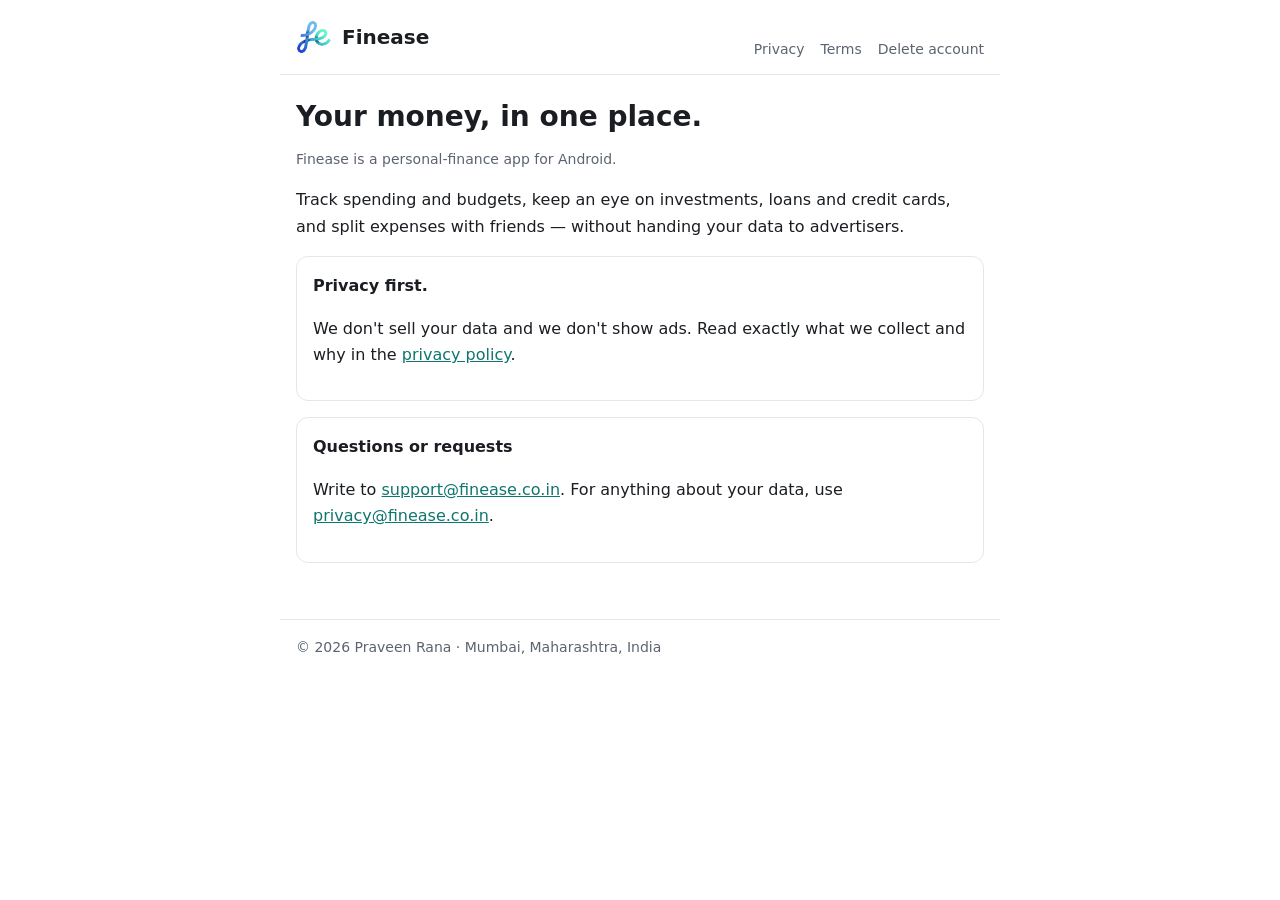
<file: index.html>
<!doctype html>
<html lang="en">
<head>
<meta charset="utf-8">
<meta name="viewport" content="width=device-width, initial-scale=1">
<title>Finease — your money, in one place</title>
<meta name="description" content="Finease is a personal-finance app for tracking spending, budgets, investments, loans and shared expenses.">
<link rel="icon" href="favicon-48.png" sizes="48x48" type="image/png">
<link rel="apple-touch-icon" href="favicon-192.png">
<meta name="theme-color" content="#0B1220">
<link rel="stylesheet" href="style.css">
</head>
<body>
<header>
  <a class="brand" href="index.html"><img src="logo-mark.png" alt="" width="36" height="34"><span>Finease</span></a>
  <nav><a href="privacy.html">Privacy</a><a href="terms.html">Terms</a><a href="delete-account.html">Delete account</a></nav>
</header>
<main>
  <h1>Your money, in one place.</h1>
  <p class="muted">Finease is a personal-finance app for Android.</p>
  <p>Track spending and budgets, keep an eye on investments, loans and credit cards, and split expenses with friends — without handing your data to advertisers.</p>
  <div class="card">
    <strong>Privacy first.</strong>
    <p>We don't sell your data and we don't show ads. Read exactly what we collect and why in the <a href="privacy.html">privacy policy</a>.</p>
  </div>
  <div class="card">
    <strong>Questions or requests</strong>
    <p>Write to <a href="mailto:support@finease.co.in">support@finease.co.in</a>. For anything about your data, use <a href="mailto:privacy@finease.co.in">privacy@finease.co.in</a>.</p>
  </div>
</main>
<footer>© 2026 Praveen Rana · Mumbai, Maharashtra, India</footer>
</body>
</html>
</file>
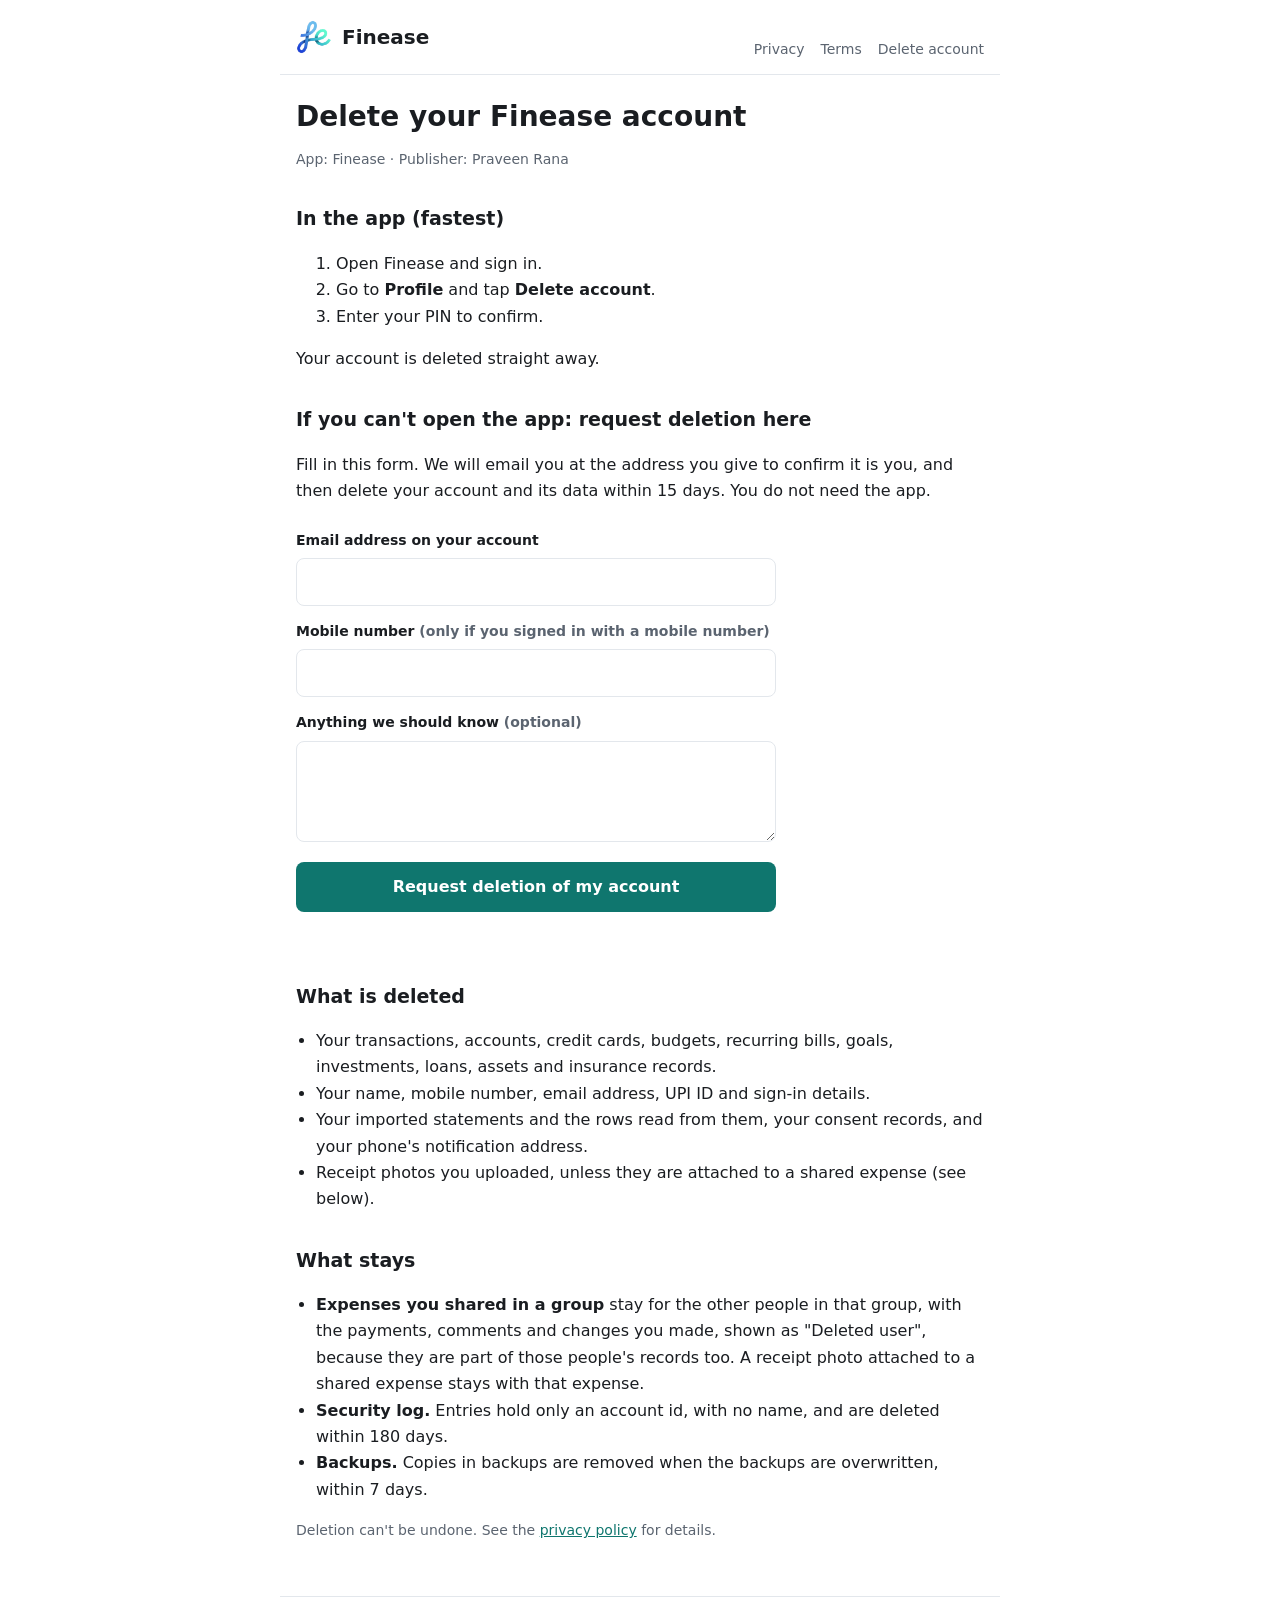
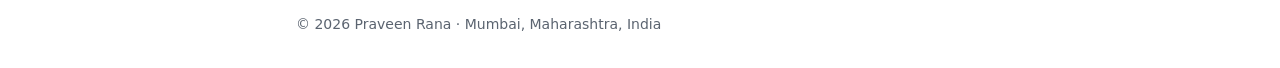
<file: delete-account.html>
<!doctype html>
<html lang="en">
<head>
<meta charset="utf-8">
<meta name="viewport" content="width=device-width, initial-scale=1">
<title>Delete your Finease account</title>
<meta name="description" content="How to delete your Finease account and the data stored with it.">
<link rel="icon" href="favicon-48.png" sizes="48x48" type="image/png">
<link rel="apple-touch-icon" href="favicon-192.png">
<meta name="theme-color" content="#0B1220">
<link rel="stylesheet" href="style.css">
</head>
<body>
<header>
  <a class="brand" href="index.html"><img src="logo-mark.png" alt="" width="36" height="34"><span>Finease</span></a>
  <nav><a href="privacy.html">Privacy</a><a href="terms.html">Terms</a><a href="delete-account.html">Delete account</a></nav>
</header>
<main>
  <h1>Delete your Finease account</h1>
  <p class="muted">App: Finease · Publisher: Praveen Rana</p>

  <h2>In the app (fastest)</h2>
  <ol>
    <li>Open Finease and sign in.</li>
    <li>Go to <strong>Profile</strong> and tap <strong>Delete account</strong>.</li>
    <li>Enter your PIN to confirm.</li>
  </ol>
  <p>Your account is deleted straight away.</p>

  <h2>If you can't open the app: request deletion here</h2>
  <p>Fill in this form. We will email you at the address you give to confirm it is you, and then delete your account and its data within 15 days. You do not need the app.</p>
  <form id="del-form" class="del-form" novalidate>
    <label for="del-email">Email address on your account</label>
    <input type="email" id="del-email" name="email" required maxlength="254" autocomplete="email" inputmode="email">
    <label for="del-phone">Mobile number <span class="muted">(only if you signed in with a mobile number)</span></label>
    <input type="tel" id="del-phone" name="phone" maxlength="20" autocomplete="tel" inputmode="tel">
    <label for="del-note">Anything we should know <span class="muted">(optional)</span></label>
    <textarea id="del-note" name="note" maxlength="500" rows="3"></textarea>
    <div class="del-trap" aria-hidden="true"><label for="del-website">Leave this empty</label><input type="text" id="del-website" name="website" tabindex="-1" autocomplete="off"></div>
    <button type="submit" id="del-send">Request deletion of my account</button>
    <p id="del-msg" role="status" aria-live="polite"></p>
  </form>
  <noscript><p>This form needs JavaScript. You can also email <a href="mailto:support@finease.co.in?subject=Delete%20my%20Finease%20account">support@finease.co.in</a> from the address on your account.</p></noscript>
  <script>
  (function () {
    var form = document.getElementById('del-form');
    var msg = document.getElementById('del-msg');
    var btn = document.getElementById('del-send');
    form.addEventListener('submit', function (e) {
      e.preventDefault();
      var email = document.getElementById('del-email').value.trim();
      if (!email || email.indexOf('@') < 1) { msg.className = 'del-bad'; msg.textContent = 'Please enter the email address on your account.'; return; }
      btn.disabled = true; msg.className = ''; msg.textContent = 'Sending...';
      fetch('https://api.finease.co.in/public/deletion-request', {
        method: 'POST',
        headers: { 'Content-Type': 'application/json' },
        body: JSON.stringify({
          email: email,
          phone: document.getElementById('del-phone').value.trim() || undefined,
          note: document.getElementById('del-note').value.trim() || undefined,
          website: document.getElementById('del-website').value
        })
      }).then(function (r) {
        return r.json().catch(function () { return {}; }).then(function (j) { return { ok: r.ok, body: j }; });
      }).then(function (res) {
        if (res.ok) { form.reset(); msg.className = 'del-ok'; msg.textContent = 'Request received. We will email you to confirm it is you, then delete your account within 15 days.'; }
        else { btn.disabled = false; msg.className = 'del-bad'; msg.textContent = (res.body && res.body.error) || 'Something went wrong. Please email support@finease.co.in instead.'; }
      }).catch(function () {
        btn.disabled = false; msg.className = 'del-bad'; msg.textContent = 'Could not send. Check your connection, or email support@finease.co.in instead.';
      });
    });
  })();
  </script>

  <h2>What is deleted</h2>
  <ul>
    <li>Your transactions, accounts, credit cards, budgets, recurring bills, goals, investments, loans, assets and insurance records.</li>
    <li>Your name, mobile number, email address, UPI ID and sign-in details.</li>
    <li>Your imported statements and the rows read from them, your consent records, and your phone's notification address.</li>
    <li>Receipt photos you uploaded, unless they are attached to a shared expense (see below).</li>
  </ul>

  <h2>What stays</h2>
  <ul>
    <li><strong>Expenses you shared in a group</strong> stay for the other people in that group, with the payments, comments and changes you made, shown as "Deleted user", because they are part of those people's records too. A receipt photo attached to a shared expense stays with that expense.</li>
    <li><strong>Security log.</strong> Entries hold only an account id, with no name, and are deleted within 180 days.</li>
    <li><strong>Backups.</strong> Copies in backups are removed when the backups are overwritten, within 7 days.</li>
  </ul>

  <p class="muted">Deletion can't be undone. See the <a href="privacy.html">privacy policy</a> for details.</p>
</main>
<footer>© 2026 Praveen Rana · Mumbai, Maharashtra, India</footer>
</body>
</html>
</file>
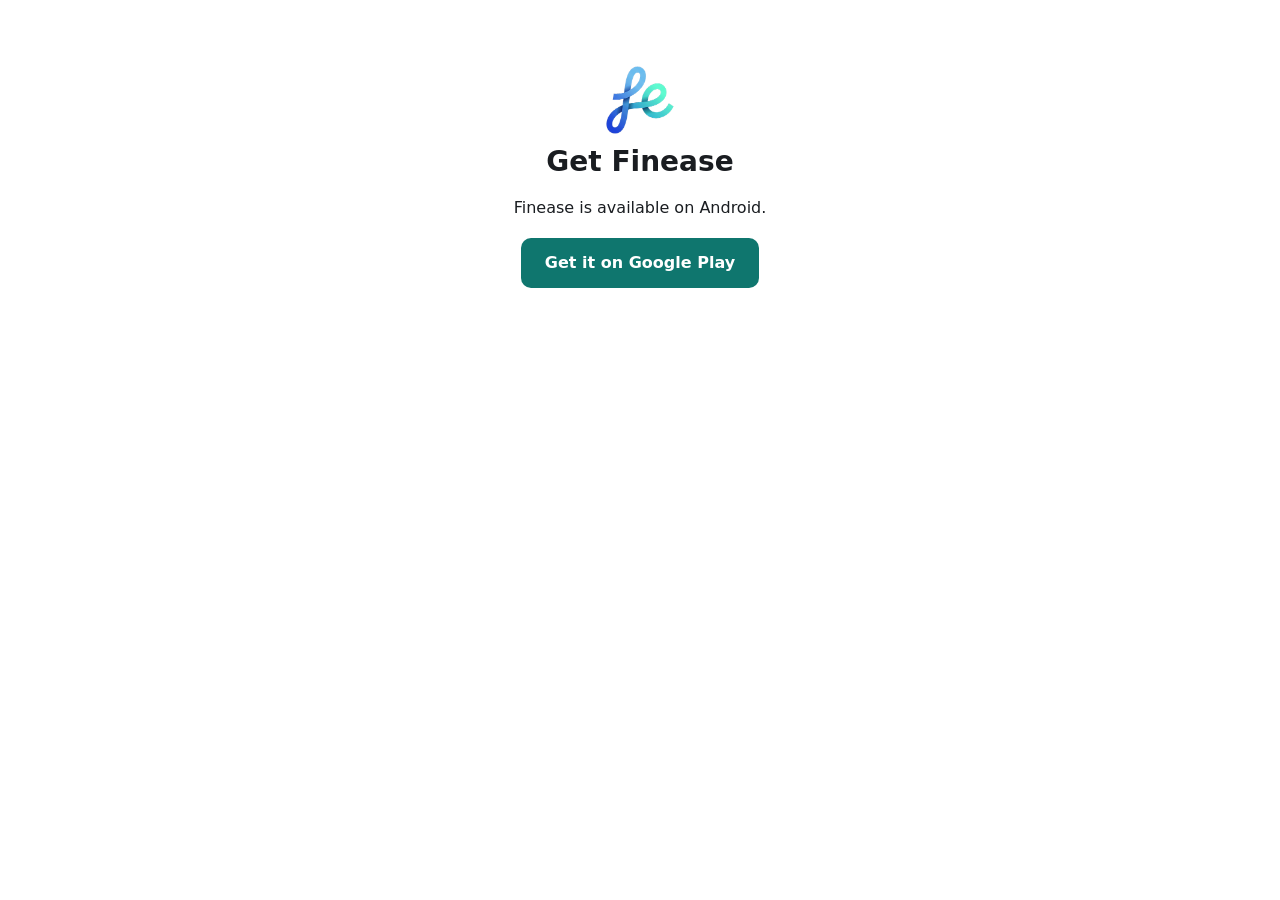
<file: download.html>
<!doctype html>
<html lang="en">
<head>
<meta charset="utf-8">
<meta name="viewport" content="width=device-width, initial-scale=1">
<title>Get Finease</title>
<meta name="robots" content="noindex">
<link rel="icon" href="favicon-48.png" sizes="48x48" type="image/png">
<link rel="stylesheet" href="style.css">
</head>
<body>
<main style="text-align:center;padding-top:64px">
  <img src="logo-mark.png" alt="Finease" width="72" height="72">
  <h1>Get Finease</h1>
  <p id="msg">Finease is available on Android.</p>
  <p><a id="go" href="https://play.google.com/store/apps/details?id=in.co.finease.app" style="display:inline-block;padding:12px 24px;border-radius:10px;background:var(--accent);color:#fff;text-decoration:none;font-weight:600">Get it on Google Play</a></p>
</main>
<script>
// Tag the Play install with where the visitor came from (?src=instagram) so Play Console can report it.
var src = (new URLSearchParams(location.search).get("src") || "website").replace(/[^a-z0-9_-]/gi, "").slice(0, 30);
var url = "https://play.google.com/store/apps/details?id=in.co.finease.app&referrer=" +
  encodeURIComponent("utm_source=" + src + "&utm_medium=link");
document.getElementById("go").href = url;
if (/android/i.test(navigator.userAgent)) {
  document.getElementById("msg").textContent = "Opening Google Play…";
  location.replace(url);
} else if (/iphone|ipad|ipod/i.test(navigator.userAgent)) {
  document.getElementById("msg").textContent = "Finease is Android only for now.";
}
</script>
</body>
</html>
</file>
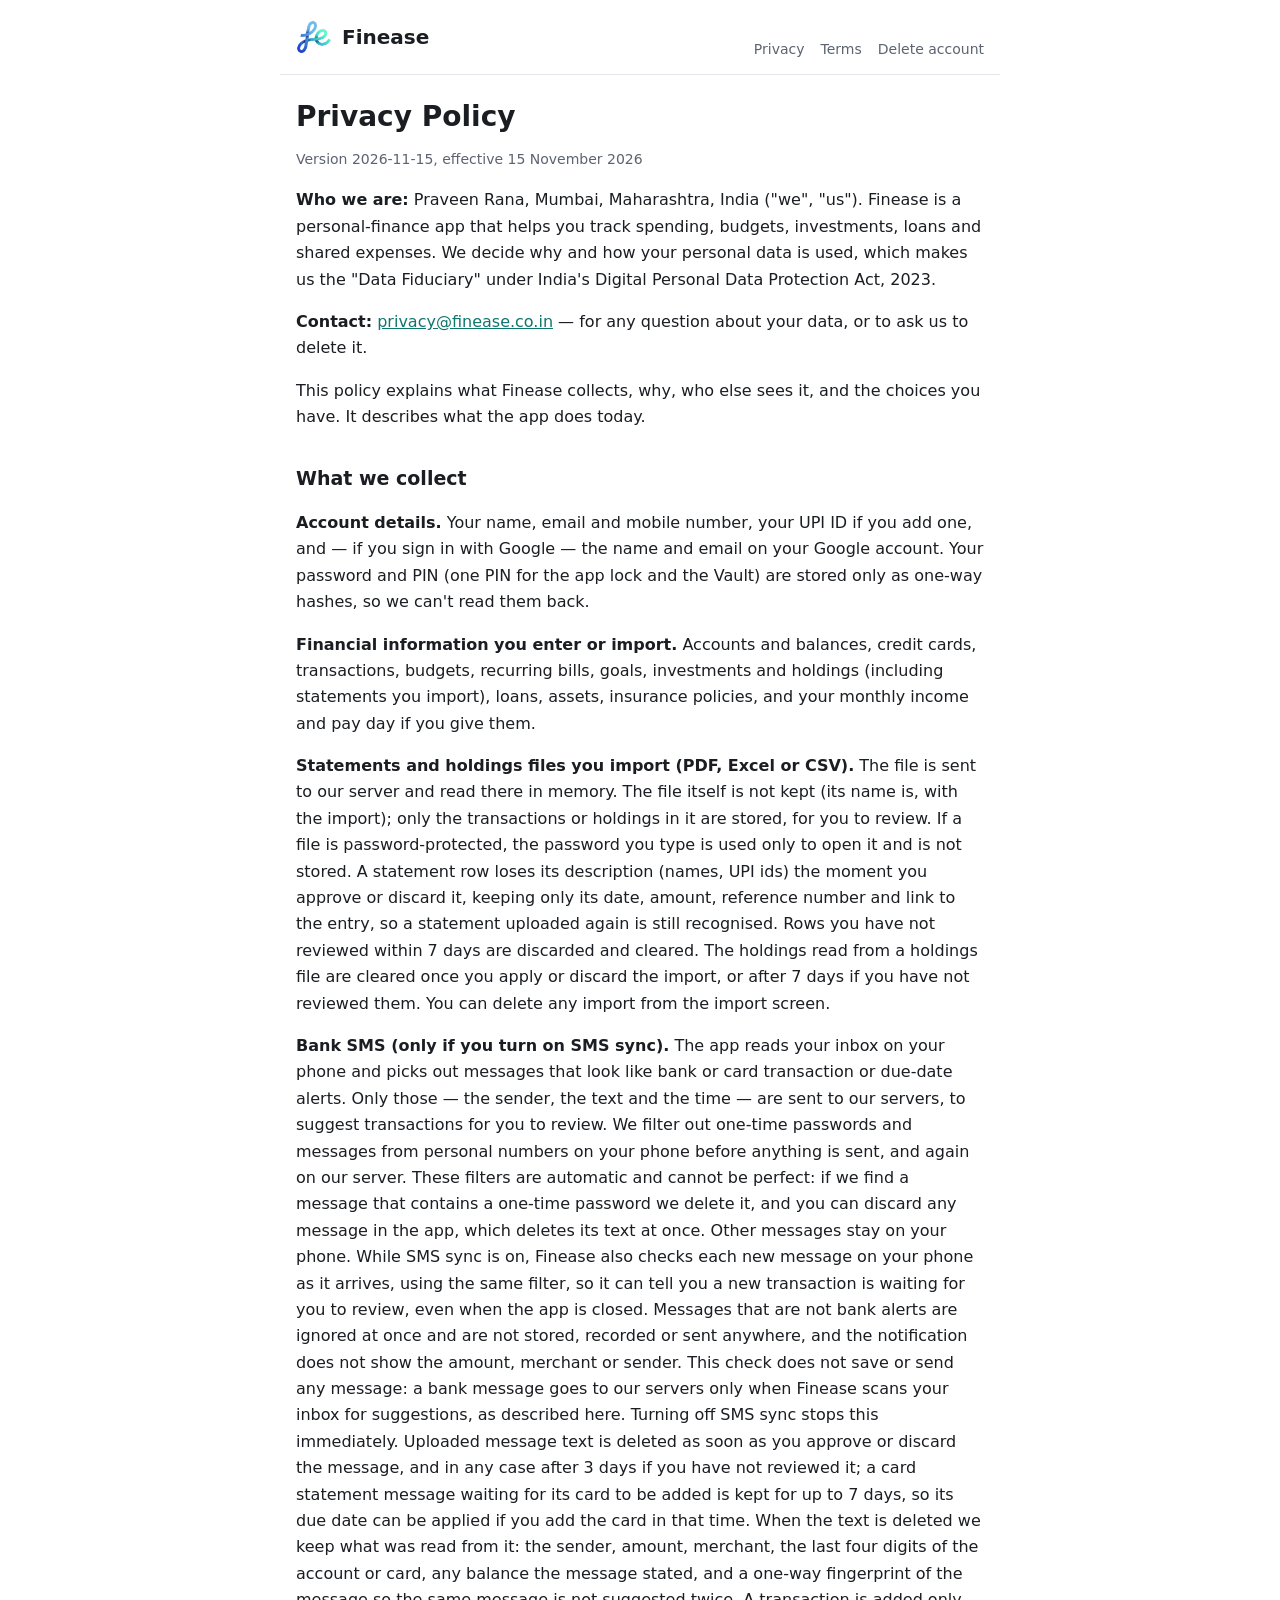
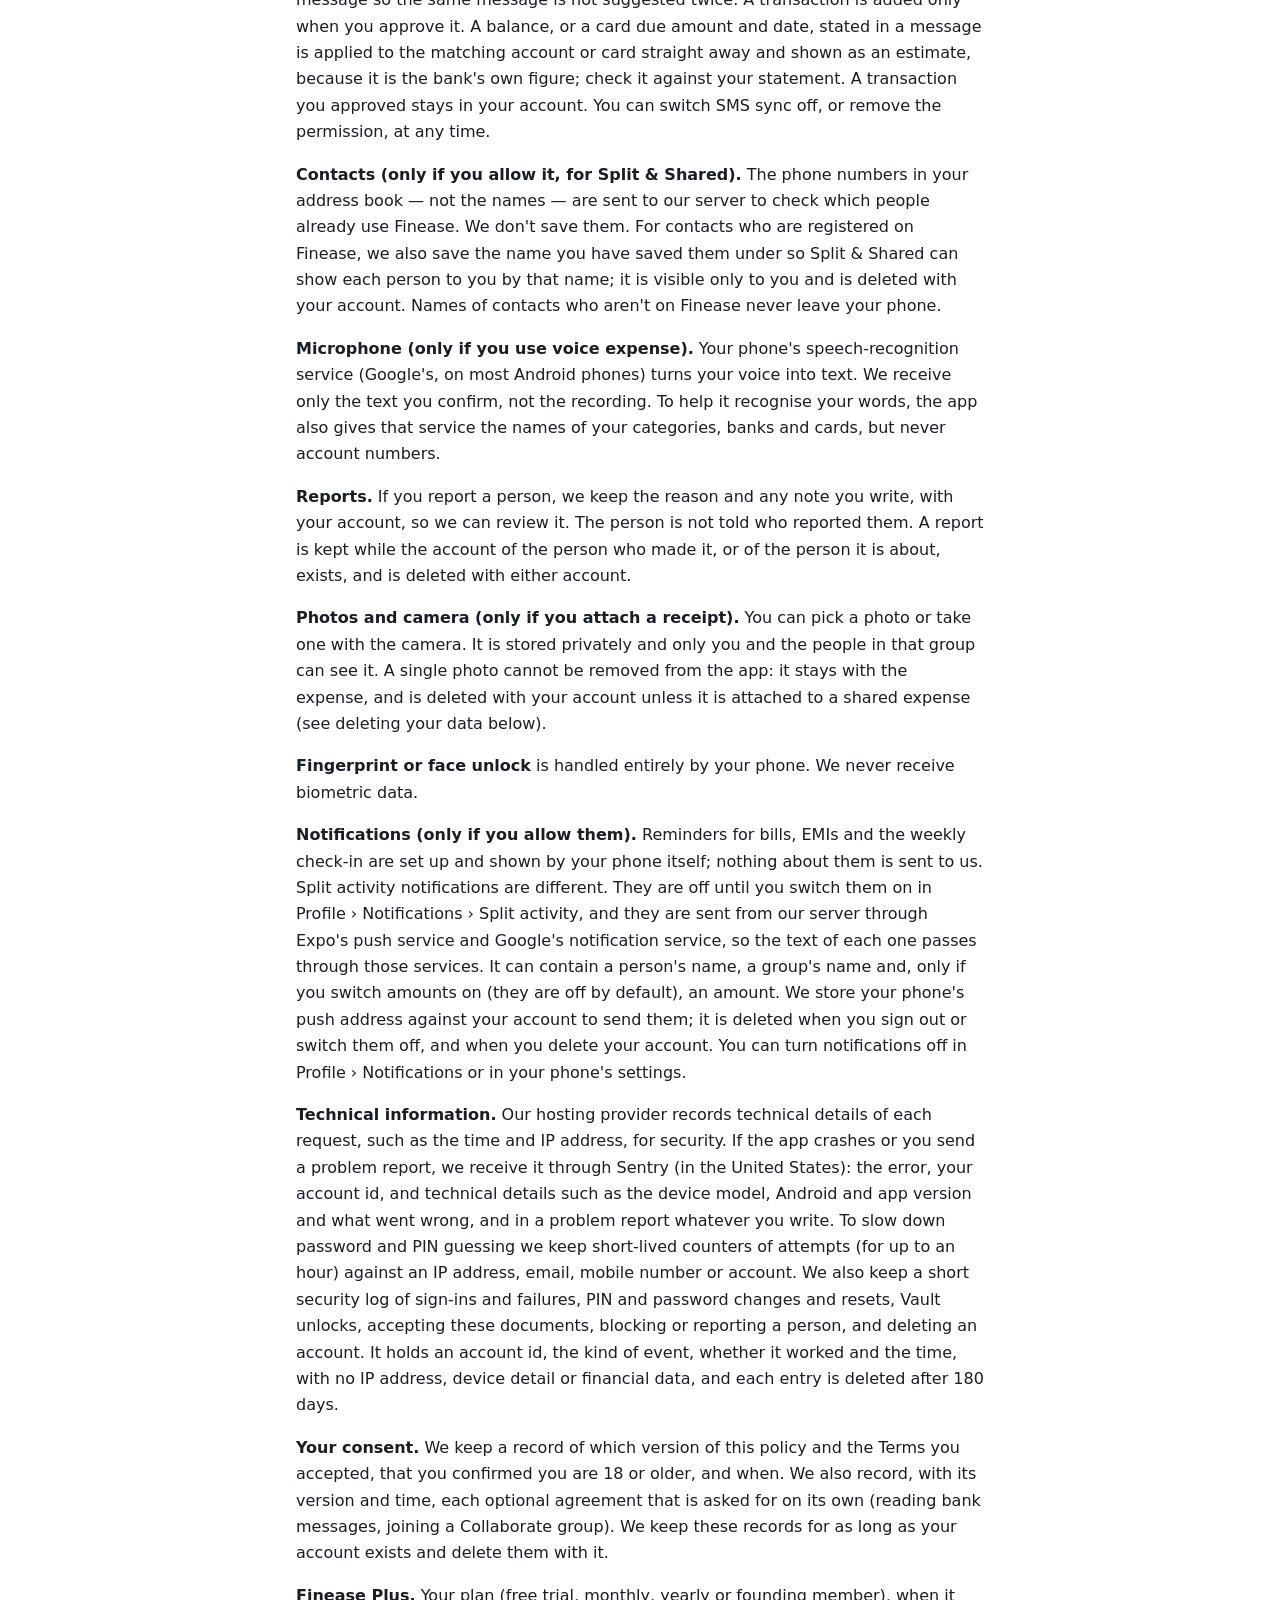
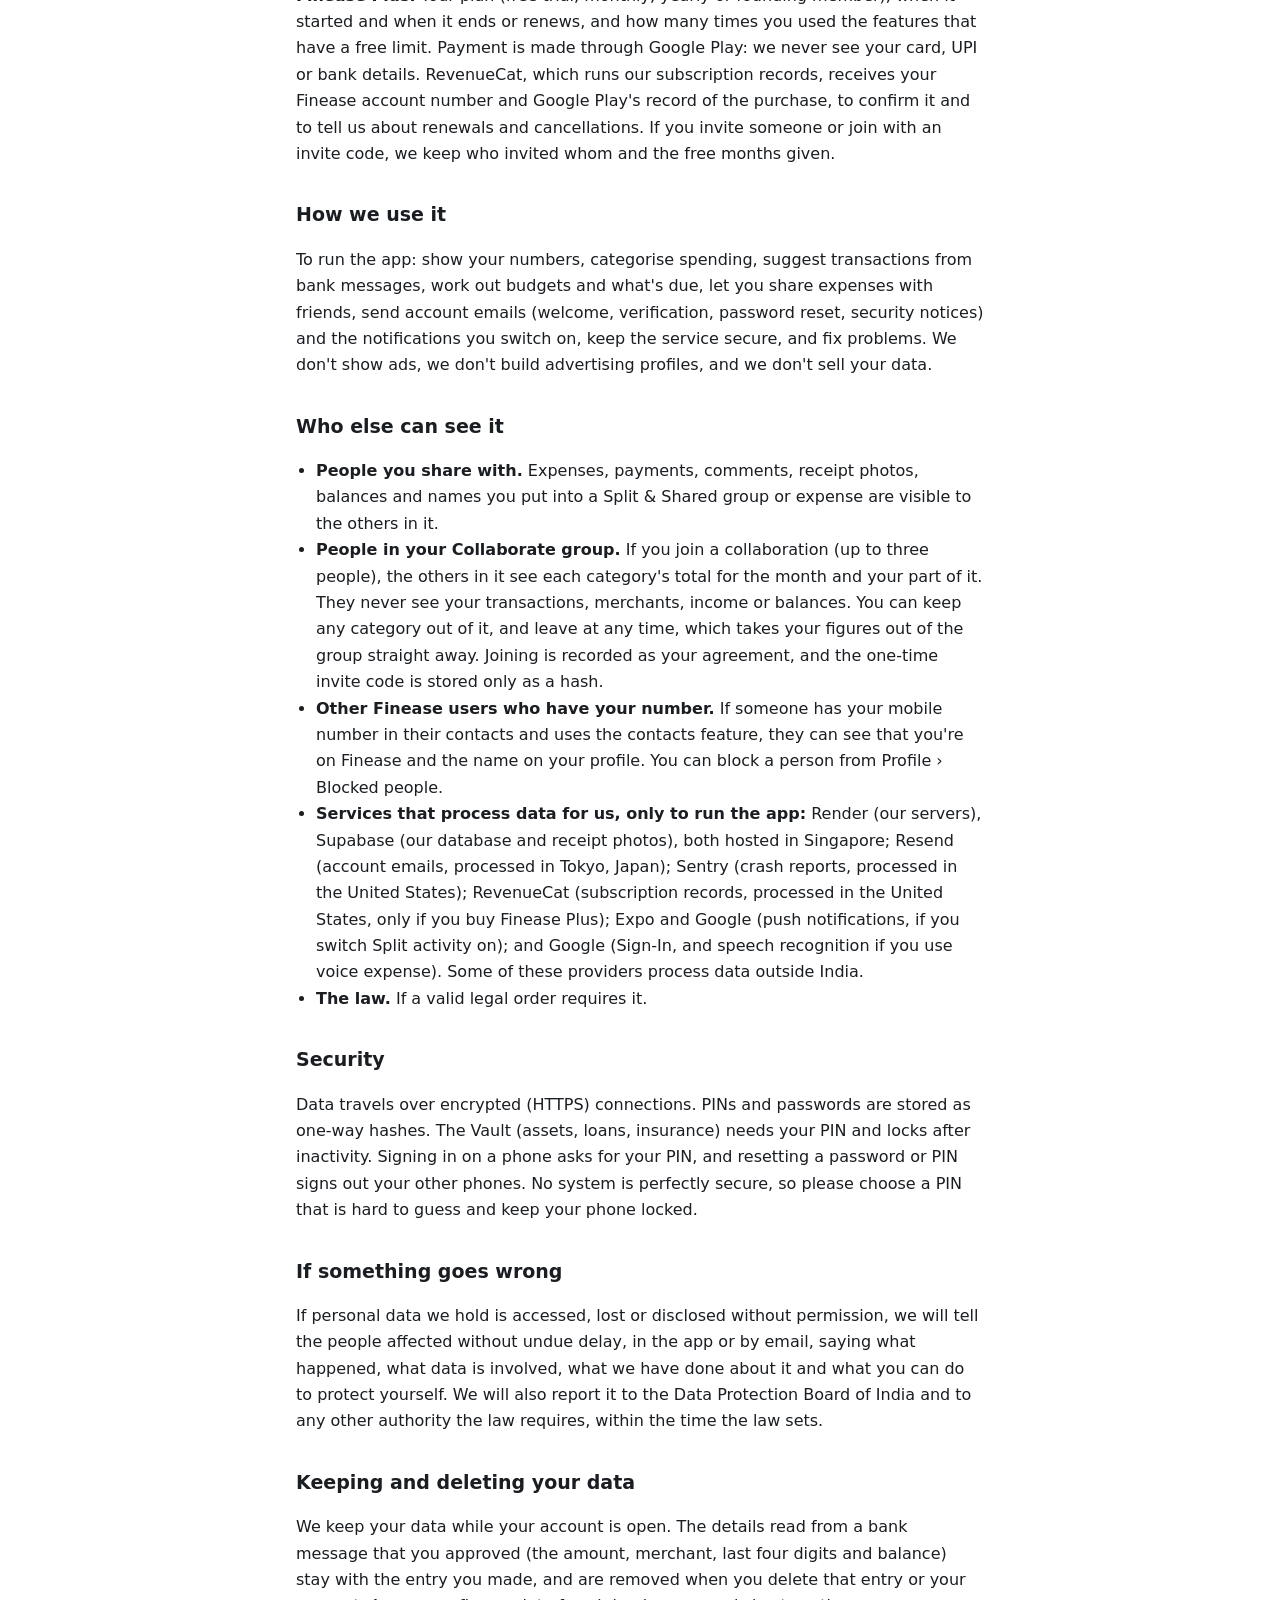
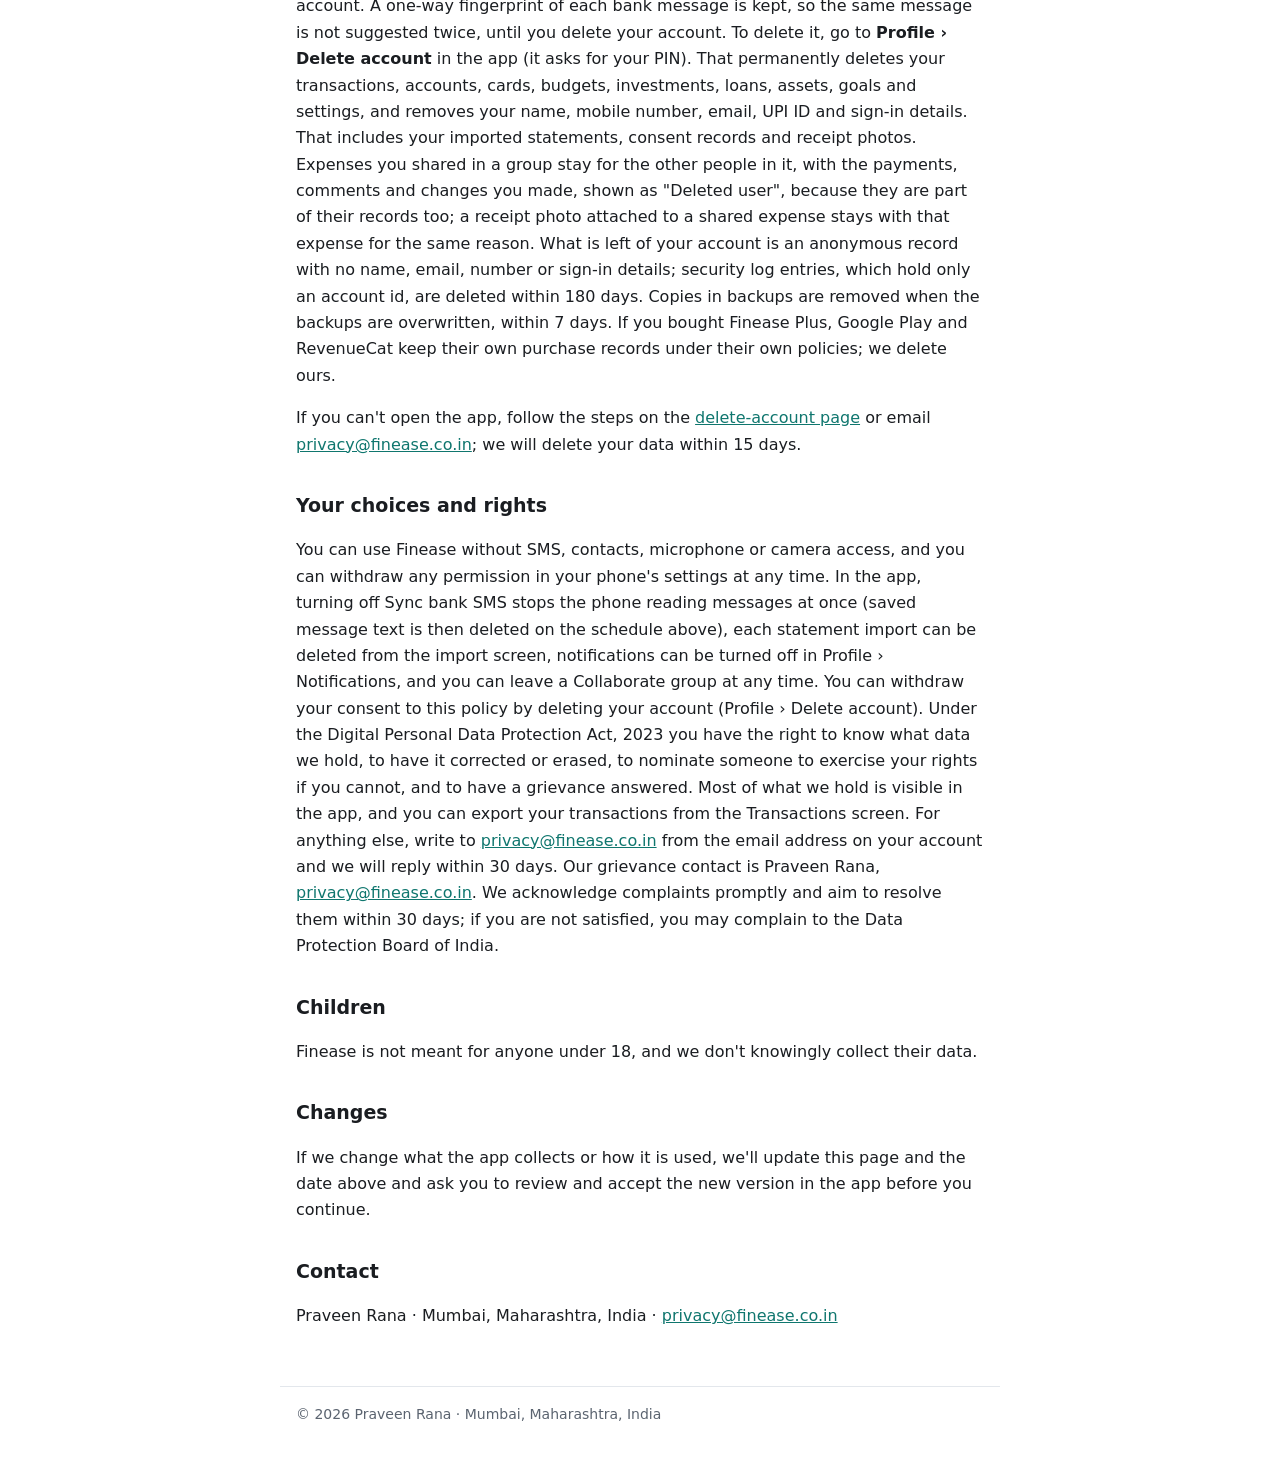
<file: privacy.html>
<!doctype html>
<html lang="en">
<head>
<meta charset="utf-8">
<meta name="viewport" content="width=device-width, initial-scale=1">
<title>Finease — Privacy Policy</title>
<meta name="description" content="What Finease collects, why, who else sees it, and the choices you have.">
<link rel="icon" href="favicon-48.png" sizes="48x48" type="image/png">
<link rel="apple-touch-icon" href="favicon-192.png">
<meta name="theme-color" content="#0B1220">
<link rel="stylesheet" href="style.css">
</head>
<body>
<header>
  <a class="brand" href="index.html"><img src="logo-mark.png" alt="" width="36" height="34"><span>Finease</span></a>
  <nav><a href="privacy.html">Privacy</a><a href="terms.html">Terms</a><a href="delete-account.html">Delete account</a></nav>
</header>
<main>
  <h1>Privacy Policy</h1>
  <p class="muted">Version 2026-11-15, effective 15 November 2026</p>
  <p><strong>Who we are:</strong> Praveen Rana, Mumbai, Maharashtra, India ("we", "us"). Finease is a personal-finance app that helps you track spending, budgets, investments, loans and shared expenses. We decide why and how your personal data is used, which makes us the "Data Fiduciary" under India's Digital Personal Data Protection Act, 2023.</p>
  <p><strong>Contact:</strong> <a href="mailto:privacy@finease.co.in">privacy@finease.co.in</a> — for any question about your data, or to ask us to delete it.</p>
  <p>This policy explains what Finease collects, why, who else sees it, and the choices you have. It describes what the app does today.</p>

  <h2>What we collect</h2>
  <p><strong>Account details.</strong> Your name, email and mobile number, your UPI ID if you add one, and — if you sign in with Google — the name and email on your Google account. Your password and PIN (one PIN for the app lock and the Vault) are stored only as one-way hashes, so we can't read them back.</p>
  <p><strong>Financial information you enter or import.</strong> Accounts and balances, credit cards, transactions, budgets, recurring bills, goals, investments and holdings (including statements you import), loans, assets, insurance policies, and your monthly income and pay day if you give them.</p>
  <p><strong>Statements and holdings files you import (PDF, Excel or CSV).</strong> The file is sent to our server and read there in memory. The file itself is not kept (its name is, with the import); only the transactions or holdings in it are stored, for you to review. If a file is password-protected, the password you type is used only to open it and is not stored. A statement row loses its description (names, UPI ids) the moment you approve or discard it, keeping only its date, amount, reference number and link to the entry, so a statement uploaded again is still recognised. Rows you have not reviewed within 7 days are discarded and cleared. The holdings read from a holdings file are cleared once you apply or discard the import, or after 7 days if you have not reviewed them. You can delete any import from the import screen.</p>
  <p><strong>Bank SMS (only if you turn on SMS sync).</strong> The app reads your inbox on your phone and picks out messages that look like bank or card transaction or due-date alerts. Only those — the sender, the text and the time — are sent to our servers, to suggest transactions for you to review. We filter out one-time passwords and messages from personal numbers on your phone before anything is sent, and again on our server. These filters are automatic and cannot be perfect: if we find a message that contains a one-time password we delete it, and you can discard any message in the app, which deletes its text at once. Other messages stay on your phone. While SMS sync is on, Finease also checks each new message on your phone as it arrives, using the same filter, so it can tell you a new transaction is waiting for you to review, even when the app is closed. Messages that are not bank alerts are ignored at once and are not stored, recorded or sent anywhere, and the notification does not show the amount, merchant or sender. This check does not save or send any message: a bank message goes to our servers only when Finease scans your inbox for suggestions, as described here. Turning off SMS sync stops this immediately. Uploaded message text is deleted as soon as you approve or discard the message, and in any case after 3 days if you have not reviewed it; a card statement message waiting for its card to be added is kept for up to 7 days, so its due date can be applied if you add the card in that time. When the text is deleted we keep what was read from it: the sender, amount, merchant, the last four digits of the account or card, any balance the message stated, and a one-way fingerprint of the message so the same message is not suggested twice. A transaction is added only when you approve it. A balance, or a card due amount and date, stated in a message is applied to the matching account or card straight away and shown as an estimate, because it is the bank's own figure; check it against your statement. A transaction you approved stays in your account. You can switch SMS sync off, or remove the permission, at any time.</p>
  <p><strong>Contacts (only if you allow it, for Split &amp; Shared).</strong> The phone numbers in your address book — not the names — are sent to our server to check which people already use Finease. We don't save them. For contacts who are registered on Finease, we also save the name you have saved them under so Split &amp; Shared can show each person to you by that name; it is visible only to you and is deleted with your account. Names of contacts who aren't on Finease never leave your phone.</p>
  <p><strong>Microphone (only if you use voice expense).</strong> Your phone's speech-recognition service (Google's, on most Android phones) turns your voice into text. We receive only the text you confirm, not the recording. To help it recognise your words, the app also gives that service the names of your categories, banks and cards, but never account numbers.</p>
  <p><strong>Reports.</strong> If you report a person, we keep the reason and any note you write, with your account, so we can review it. The person is not told who reported them. A report is kept while the account of the person who made it, or of the person it is about, exists, and is deleted with either account.</p>
  <p><strong>Photos and camera (only if you attach a receipt).</strong> You can pick a photo or take one with the camera. It is stored privately and only you and the people in that group can see it. A single photo cannot be removed from the app: it stays with the expense, and is deleted with your account unless it is attached to a shared expense (see deleting your data below).</p>
  <p><strong>Fingerprint or face unlock</strong> is handled entirely by your phone. We never receive biometric data.</p>
  <p><strong>Notifications (only if you allow them).</strong> Reminders for bills, EMIs and the weekly check-in are set up and shown by your phone itself; nothing about them is sent to us. Split activity notifications are different. They are off until you switch them on in Profile › Notifications › Split activity, and they are sent from our server through Expo's push service and Google's notification service, so the text of each one passes through those services. It can contain a person's name, a group's name and, only if you switch amounts on (they are off by default), an amount. We store your phone's push address against your account to send them; it is deleted when you sign out or switch them off, and when you delete your account. You can turn notifications off in Profile › Notifications or in your phone's settings.</p>
  <p><strong>Technical information.</strong> Our hosting provider records technical details of each request, such as the time and IP address, for security. If the app crashes or you send a problem report, we receive it through Sentry (in the United States): the error, your account id, and technical details such as the device model, Android and app version and what went wrong, and in a problem report whatever you write. To slow down password and PIN guessing we keep short-lived counters of attempts (for up to an hour) against an IP address, email, mobile number or account. We also keep a short security log of sign-ins and failures, PIN and password changes and resets, Vault unlocks, accepting these documents, blocking or reporting a person, and deleting an account. It holds an account id, the kind of event, whether it worked and the time, with no IP address, device detail or financial data, and each entry is deleted after 180 days.</p>
  <p><strong>Your consent.</strong> We keep a record of which version of this policy and the Terms you accepted, that you confirmed you are 18 or older, and when. We also record, with its version and time, each optional agreement that is asked for on its own (reading bank messages, joining a Collaborate group). We keep these records for as long as your account exists and delete them with it.</p>
  <p><strong>Finease Plus.</strong> Your plan (free trial, monthly, yearly or founding member), when it started and when it ends or renews, and how many times you used the features that have a free limit. Payment is made through Google Play: we never see your card, UPI or bank details. RevenueCat, which runs our subscription records, receives your Finease account number and Google Play's record of the purchase, to confirm it and to tell us about renewals and cancellations. If you invite someone or join with an invite code, we keep who invited whom and the free months given.</p>

  <h2>How we use it</h2>
  <p>To run the app: show your numbers, categorise spending, suggest transactions from bank messages, work out budgets and what's due, let you share expenses with friends, send account emails (welcome, verification, password reset, security notices) and the notifications you switch on, keep the service secure, and fix problems. We don't show ads, we don't build advertising profiles, and we don't sell your data.</p>

  <h2>Who else can see it</h2>
  <ul>
    <li><strong>People you share with.</strong> Expenses, payments, comments, receipt photos, balances and names you put into a Split &amp; Shared group or expense are visible to the others in it.</li>
    <li><strong>People in your Collaborate group.</strong> If you join a collaboration (up to three people), the others in it see each category's total for the month and your part of it. They never see your transactions, merchants, income or balances. You can keep any category out of it, and leave at any time, which takes your figures out of the group straight away. Joining is recorded as your agreement, and the one-time invite code is stored only as a hash.</li>
    <li><strong>Other Finease users who have your number.</strong> If someone has your mobile number in their contacts and uses the contacts feature, they can see that you're on Finease and the name on your profile. You can block a person from Profile › Blocked people.</li>
    <li><strong>Services that process data for us, only to run the app:</strong> Render (our servers), Supabase (our database and receipt photos), both hosted in Singapore; Resend (account emails, processed in Tokyo, Japan); Sentry (crash reports, processed in the United States); RevenueCat (subscription records, processed in the United States, only if you buy Finease Plus); Expo and Google (push notifications, if you switch Split activity on); and Google (Sign-In, and speech recognition if you use voice expense). Some of these providers process data outside India.</li>
    <li><strong>The law.</strong> If a valid legal order requires it.</li>
  </ul>

  <h2>Security</h2>
  <p>Data travels over encrypted (HTTPS) connections. PINs and passwords are stored as one-way hashes. The Vault (assets, loans, insurance) needs your PIN and locks after inactivity. Signing in on a phone asks for your PIN, and resetting a password or PIN signs out your other phones. No system is perfectly secure, so please choose a PIN that is hard to guess and keep your phone locked.</p>

  <h2>If something goes wrong</h2>
  <p>If personal data we hold is accessed, lost or disclosed without permission, we will tell the people affected without undue delay, in the app or by email, saying what happened, what data is involved, what we have done about it and what you can do to protect yourself. We will also report it to the Data Protection Board of India and to any other authority the law requires, within the time the law sets.</p>

  <h2>Keeping and deleting your data</h2>
  <p>We keep your data while your account is open. The details read from a bank message that you approved (the amount, merchant, last four digits and balance) stay with the entry you made, and are removed when you delete that entry or your account. A one-way fingerprint of each bank message is kept, so the same message is not suggested twice, until you delete your account. To delete it, go to <strong>Profile › Delete account</strong> in the app (it asks for your PIN). That permanently deletes your transactions, accounts, cards, budgets, investments, loans, assets, goals and settings, and removes your name, mobile number, email, UPI ID and sign-in details. That includes your imported statements, consent records and receipt photos. Expenses you shared in a group stay for the other people in it, with the payments, comments and changes you made, shown as "Deleted user", because they are part of their records too; a receipt photo attached to a shared expense stays with that expense for the same reason. What is left of your account is an anonymous record with no name, email, number or sign-in details; security log entries, which hold only an account id, are deleted within 180 days. Copies in backups are removed when the backups are overwritten, within 7 days. If you bought Finease Plus, Google Play and RevenueCat keep their own purchase records under their own policies; we delete ours.</p>
  <p>If you can't open the app, follow the steps on the <a href="delete-account.html">delete-account page</a> or email <a href="mailto:privacy@finease.co.in">privacy@finease.co.in</a>; we will delete your data within 15 days.</p>

  <h2>Your choices and rights</h2>
  <p>You can use Finease without SMS, contacts, microphone or camera access, and you can withdraw any permission in your phone's settings at any time. In the app, turning off Sync bank SMS stops the phone reading messages at once (saved message text is then deleted on the schedule above), each statement import can be deleted from the import screen, notifications can be turned off in Profile › Notifications, and you can leave a Collaborate group at any time. You can withdraw your consent to this policy by deleting your account (Profile › Delete account). Under the Digital Personal Data Protection Act, 2023 you have the right to know what data we hold, to have it corrected or erased, to nominate someone to exercise your rights if you cannot, and to have a grievance answered. Most of what we hold is visible in the app, and you can export your transactions from the Transactions screen. For anything else, write to <a href="mailto:privacy@finease.co.in">privacy@finease.co.in</a> from the email address on your account and we will reply within 30 days. Our grievance contact is Praveen Rana, <a href="mailto:privacy@finease.co.in">privacy@finease.co.in</a>. We acknowledge complaints promptly and aim to resolve them within 30 days; if you are not satisfied, you may complain to the Data Protection Board of India.</p>

  <h2>Children</h2>
  <p>Finease is not meant for anyone under 18, and we don't knowingly collect their data.</p>

  <h2>Changes</h2>
  <p>If we change what the app collects or how it is used, we'll update this page and the date above and ask you to review and accept the new version in the app before you continue.</p>

  <h2>Contact</h2>
  <p>Praveen Rana · Mumbai, Maharashtra, India · <a href="mailto:privacy@finease.co.in">privacy@finease.co.in</a></p>
</main>
<footer>© 2026 Praveen Rana · Mumbai, Maharashtra, India</footer>
</body>
</html>
</file>
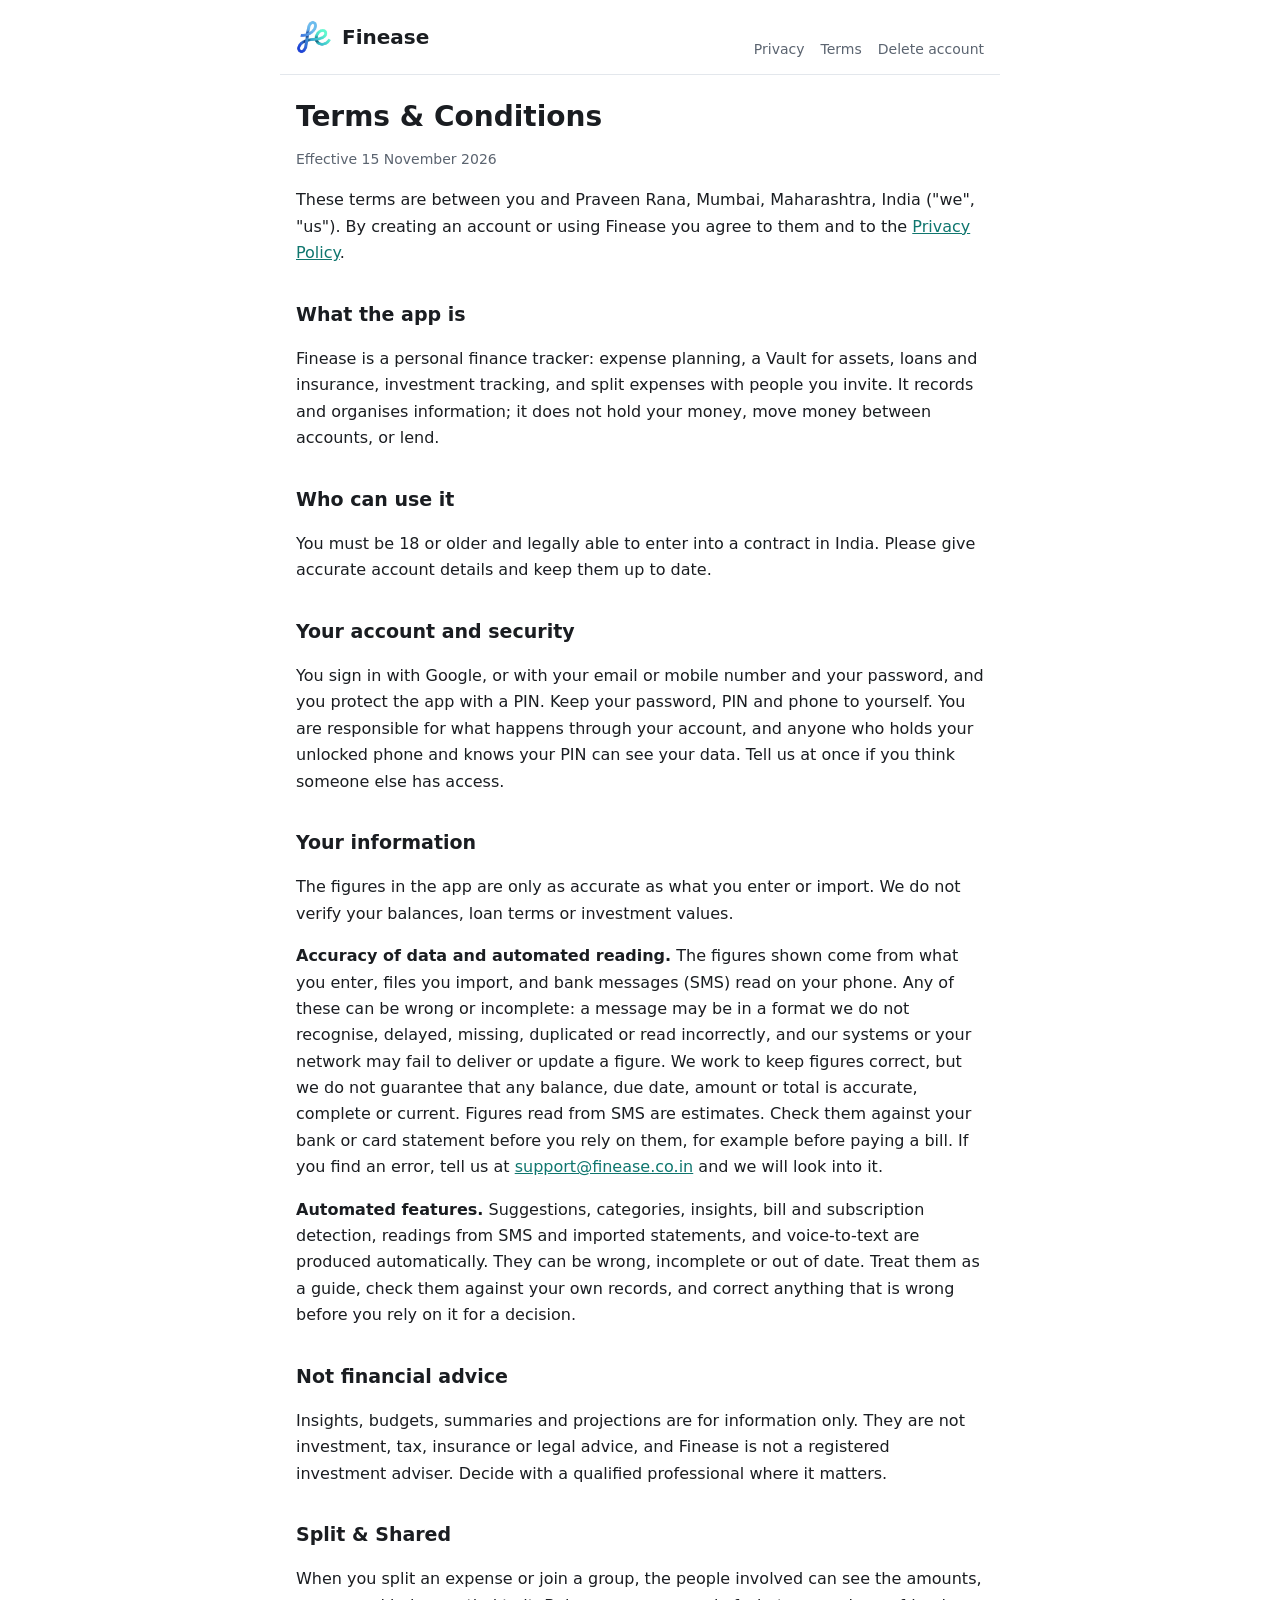
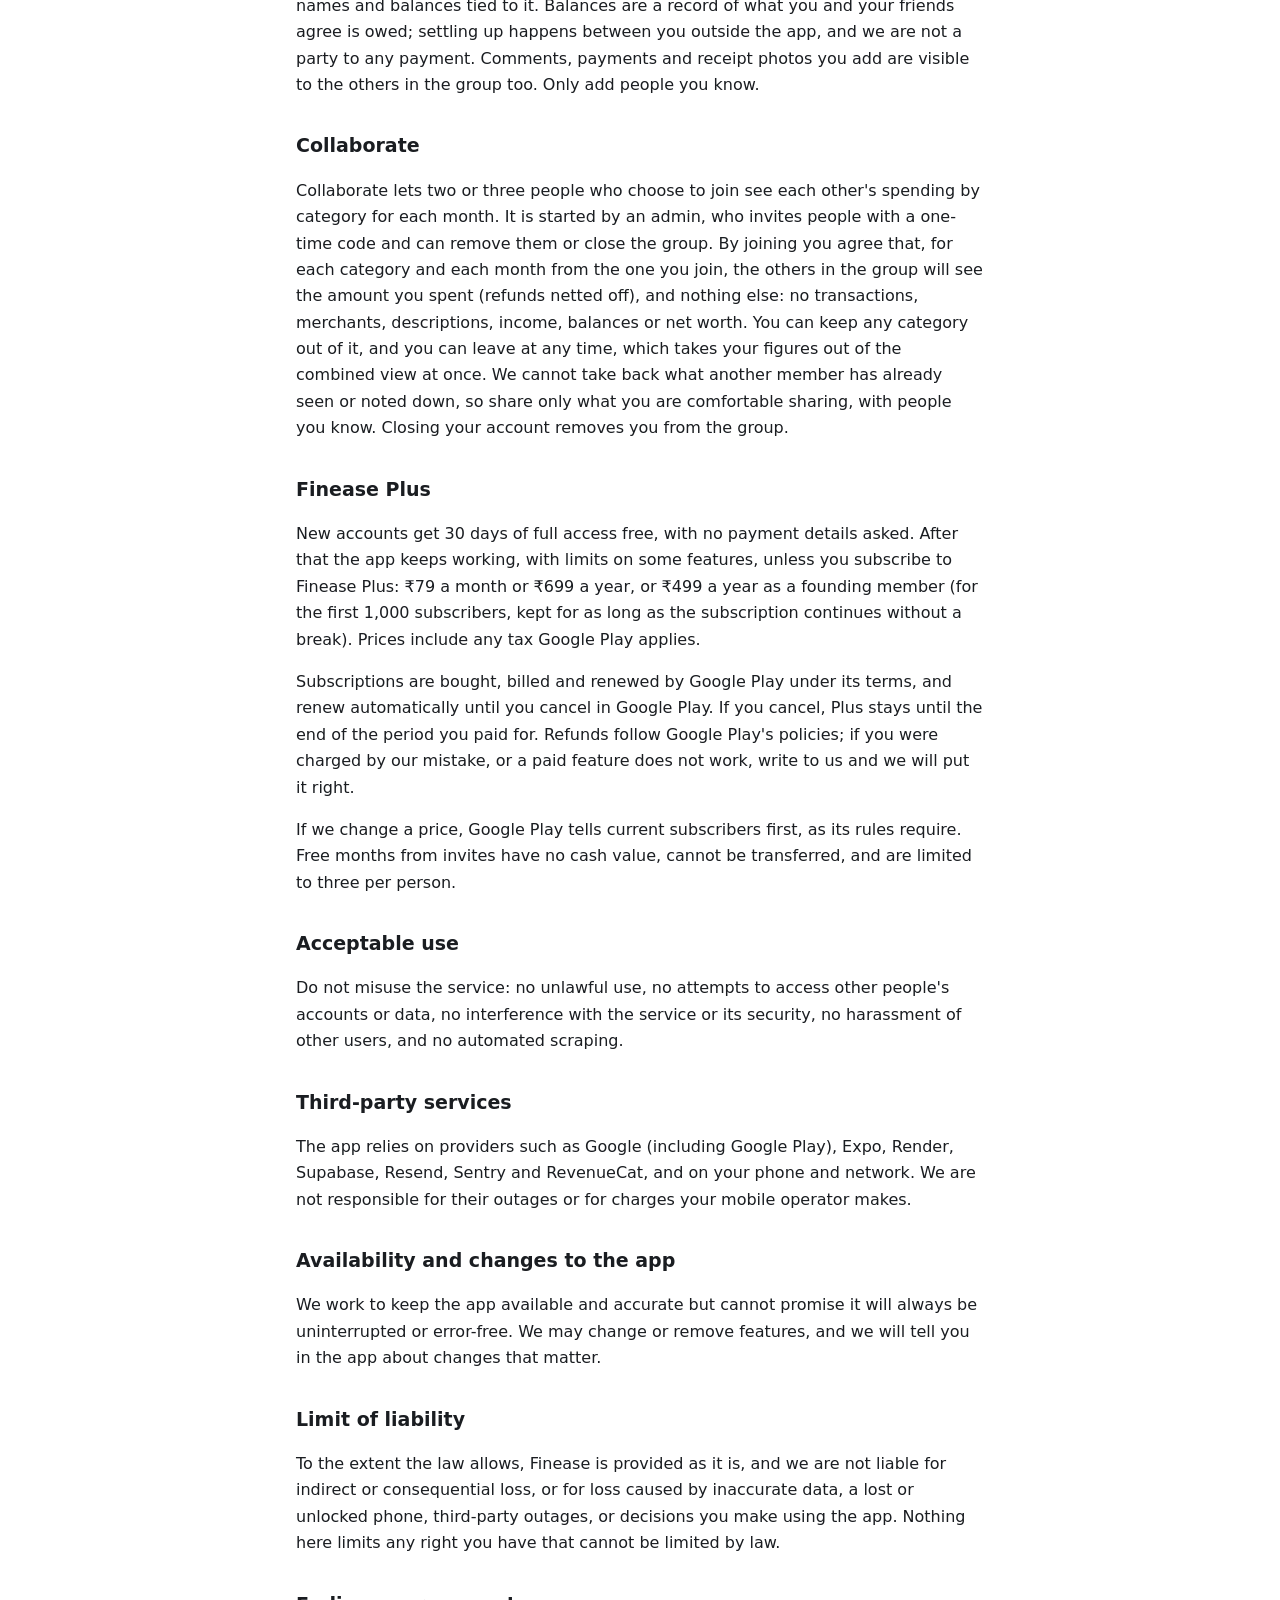
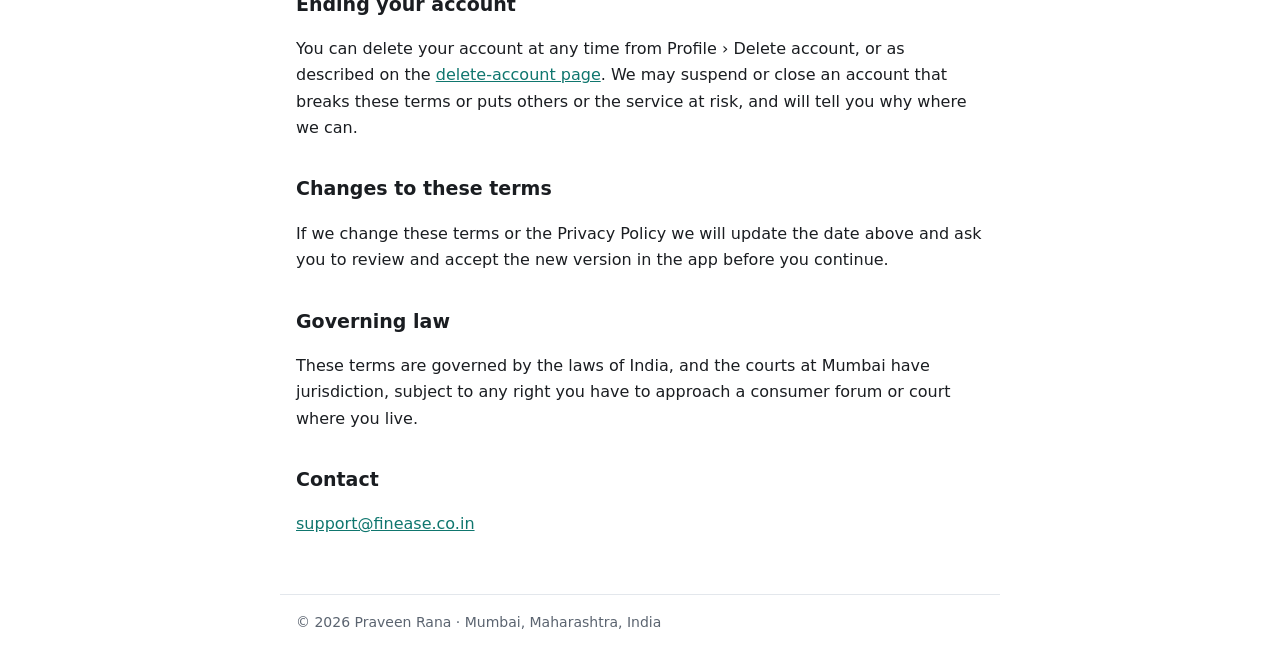
<file: terms.html>
<!doctype html>
<html lang="en">
<head>
<meta charset="utf-8">
<meta name="viewport" content="width=device-width, initial-scale=1">
<title>Finease — Terms of Use</title>
<meta name="description" content="The terms for using the Finease app.">
<link rel="icon" href="favicon-48.png" sizes="48x48" type="image/png">
<link rel="apple-touch-icon" href="favicon-192.png">
<meta name="theme-color" content="#0B1220">
<link rel="stylesheet" href="style.css">
</head>
<body>
<header>
  <a class="brand" href="index.html"><img src="logo-mark.png" alt="" width="36" height="34"><span>Finease</span></a>
  <nav><a href="privacy.html">Privacy</a><a href="terms.html">Terms</a><a href="delete-account.html">Delete account</a></nav>
</header>
<main>
  <h1>Terms &amp; Conditions</h1>
  <p class="muted">Effective 15 November 2026</p>
  <p>These terms are between you and Praveen Rana, Mumbai, Maharashtra, India ("we", "us"). By creating an account or using Finease you agree to them and to the <a href="privacy.html">Privacy Policy</a>.</p>

  <h2>What the app is</h2>
  <p>Finease is a personal finance tracker: expense planning, a Vault for assets, loans and insurance, investment tracking, and split expenses with people you invite. It records and organises information; it does not hold your money, move money between accounts, or lend.</p>

  <h2>Who can use it</h2>
  <p>You must be 18 or older and legally able to enter into a contract in India. Please give accurate account details and keep them up to date.</p>

  <h2>Your account and security</h2>
  <p>You sign in with Google, or with your email or mobile number and your password, and you protect the app with a PIN. Keep your password, PIN and phone to yourself. You are responsible for what happens through your account, and anyone who holds your unlocked phone and knows your PIN can see your data. Tell us at once if you think someone else has access.</p>

  <h2>Your information</h2>
  <p>The figures in the app are only as accurate as what you enter or import. We do not verify your balances, loan terms or investment values.</p>
  <p><strong>Accuracy of data and automated reading.</strong> The figures shown come from what you enter, files you import, and bank messages (SMS) read on your phone. Any of these can be wrong or incomplete: a message may be in a format we do not recognise, delayed, missing, duplicated or read incorrectly, and our systems or your network may fail to deliver or update a figure. We work to keep figures correct, but we do not guarantee that any balance, due date, amount or total is accurate, complete or current. Figures read from SMS are estimates. Check them against your bank or card statement before you rely on them, for example before paying a bill. If you find an error, tell us at <a href="mailto:support@finease.co.in">support@finease.co.in</a> and we will look into it.</p>
  <p><strong>Automated features.</strong> Suggestions, categories, insights, bill and subscription detection, readings from SMS and imported statements, and voice-to-text are produced automatically. They can be wrong, incomplete or out of date. Treat them as a guide, check them against your own records, and correct anything that is wrong before you rely on it for a decision.</p>

  <h2>Not financial advice</h2>
  <p>Insights, budgets, summaries and projections are for information only. They are not investment, tax, insurance or legal advice, and Finease is not a registered investment adviser. Decide with a qualified professional where it matters.</p>

  <h2>Split &amp; Shared</h2>
  <p>When you split an expense or join a group, the people involved can see the amounts, names and balances tied to it. Balances are a record of what you and your friends agree is owed; settling up happens between you outside the app, and we are not a party to any payment. Comments, payments and receipt photos you add are visible to the others in the group too. Only add people you know.</p>

  <h2>Collaborate</h2>
  <p>Collaborate lets two or three people who choose to join see each other's spending by category for each month. It is started by an admin, who invites people with a one-time code and can remove them or close the group. By joining you agree that, for each category and each month from the one you join, the others in the group will see the amount you spent (refunds netted off), and nothing else: no transactions, merchants, descriptions, income, balances or net worth. You can keep any category out of it, and you can leave at any time, which takes your figures out of the combined view at once. We cannot take back what another member has already seen or noted down, so share only what you are comfortable sharing, with people you know. Closing your account removes you from the group.</p>

  <h2>Finease Plus</h2>
  <p>New accounts get 30 days of full access free, with no payment details asked. After that the app keeps working, with limits on some features, unless you subscribe to Finease Plus: ₹79 a month or ₹699 a year, or ₹499 a year as a founding member (for the first 1,000 subscribers, kept for as long as the subscription continues without a break). Prices include any tax Google Play applies.</p>
  <p>Subscriptions are bought, billed and renewed by Google Play under its terms, and renew automatically until you cancel in Google Play. If you cancel, Plus stays until the end of the period you paid for. Refunds follow Google Play's policies; if you were charged by our mistake, or a paid feature does not work, write to us and we will put it right.</p>
  <p>If we change a price, Google Play tells current subscribers first, as its rules require. Free months from invites have no cash value, cannot be transferred, and are limited to three per person.</p>

  <h2>Acceptable use</h2>
  <p>Do not misuse the service: no unlawful use, no attempts to access other people's accounts or data, no interference with the service or its security, no harassment of other users, and no automated scraping.</p>

  <h2>Third-party services</h2>
  <p>The app relies on providers such as Google (including Google Play), Expo, Render, Supabase, Resend, Sentry and RevenueCat, and on your phone and network. We are not responsible for their outages or for charges your mobile operator makes.</p>

  <h2>Availability and changes to the app</h2>
  <p>We work to keep the app available and accurate but cannot promise it will always be uninterrupted or error-free. We may change or remove features, and we will tell you in the app about changes that matter.</p>

  <h2>Limit of liability</h2>
  <p>To the extent the law allows, Finease is provided as it is, and we are not liable for indirect or consequential loss, or for loss caused by inaccurate data, a lost or unlocked phone, third-party outages, or decisions you make using the app. Nothing here limits any right you have that cannot be limited by law.</p>

  <h2>Ending your account</h2>
  <p>You can delete your account at any time from Profile › Delete account, or as described on the <a href="delete-account.html">delete-account page</a>. We may suspend or close an account that breaks these terms or puts others or the service at risk, and will tell you why where we can.</p>

  <h2>Changes to these terms</h2>
  <p>If we change these terms or the Privacy Policy we will update the date above and ask you to review and accept the new version in the app before you continue.</p>

  <h2>Governing law</h2>
  <p>These terms are governed by the laws of India, and the courts at Mumbai have jurisdiction, subject to any right you have to approach a consumer forum or court where you live.</p>

  <h2>Contact</h2>
  <p><a href="mailto:support@finease.co.in">support@finease.co.in</a></p>
</main>
<footer>© 2026 Praveen Rana · Mumbai, Maharashtra, India</footer>
</body>
</html>
</file>
<file: style.css>
:root { --bg: #ffffff; --fg: #1a1d21; --muted: #5b6470; --line: #e3e7ec; --accent: #0f766e; }
@media (prefers-color-scheme: dark) {
  :root { --bg: #0f1216; --fg: #e8ebef; --muted: #98a2b0; --line: #262c34; --accent: #2dd4bf; }
}
* { box-sizing: border-box; }
html { -webkit-text-size-adjust: 100%; }
body { margin: 0; background: var(--bg); color: var(--fg); font: 16px/1.65 system-ui, -apple-system, "Segoe UI", Roboto, sans-serif; }
header, main, footer { max-width: 720px; margin: 0 auto; padding: 0 16px; }
header { padding-top: 20px; padding-bottom: 12px; border-bottom: 1px solid var(--line); display: flex; justify-content: space-between; align-items: baseline; flex-wrap: wrap; gap: 8px; }
header a.brand { font-weight: 700; font-size: 20px; color: var(--fg); text-decoration: none; display: inline-flex; align-items: center; gap: 10px; }
nav a { color: var(--muted); text-decoration: none; margin-left: 16px; font-size: 14px; }
nav a:hover { color: var(--accent); }
main { padding-top: 24px; padding-bottom: 40px; }
h1 { font-size: 28px; line-height: 1.25; margin: 0 0 4px; }
h2 { font-size: 19px; margin: 32px 0 8px; }
p, li { color: var(--fg); }
.muted { color: var(--muted); font-size: 14px; }
a { color: var(--accent); }
ul { padding-left: 20px; }
.card { border: 1px solid var(--line); border-radius: 12px; padding: 16px; margin: 16px 0; }
footer { padding-top: 16px; padding-bottom: 32px; border-top: 1px solid var(--line); color: var(--muted); font-size: 14px; }
.del-form { display: grid; gap: 6px; margin: 12px 0 8px; max-width: 480px; }
.del-form label { font-size: 14px; font-weight: 600; margin-top: 8px; }
.del-form input, .del-form textarea { font: inherit; color: var(--fg); background: var(--bg); border: 1px solid var(--line); border-radius: 8px; padding: 10px 12px; width: 100%; }
.del-form input:focus, .del-form textarea:focus { outline: 2px solid var(--accent); outline-offset: 1px; }
.del-form button { margin-top: 14px; font: inherit; font-weight: 600; color: #fff; background: var(--accent); border: 0; border-radius: 8px; padding: 12px 16px; cursor: pointer; }
.del-form button:disabled { opacity: .6; cursor: default; }
.del-trap { position: absolute; left: -10000px; width: 1px; height: 1px; overflow: hidden; }
#del-msg { min-height: 1.5em; margin: 8px 0 0; font-size: 15px; }
.del-ok { color: var(--accent); }
.del-bad { color: #b42318; }
@media (prefers-color-scheme: dark) { .del-bad { color: #fda29b; } .del-form button { color: #06201d; } }
</file>
